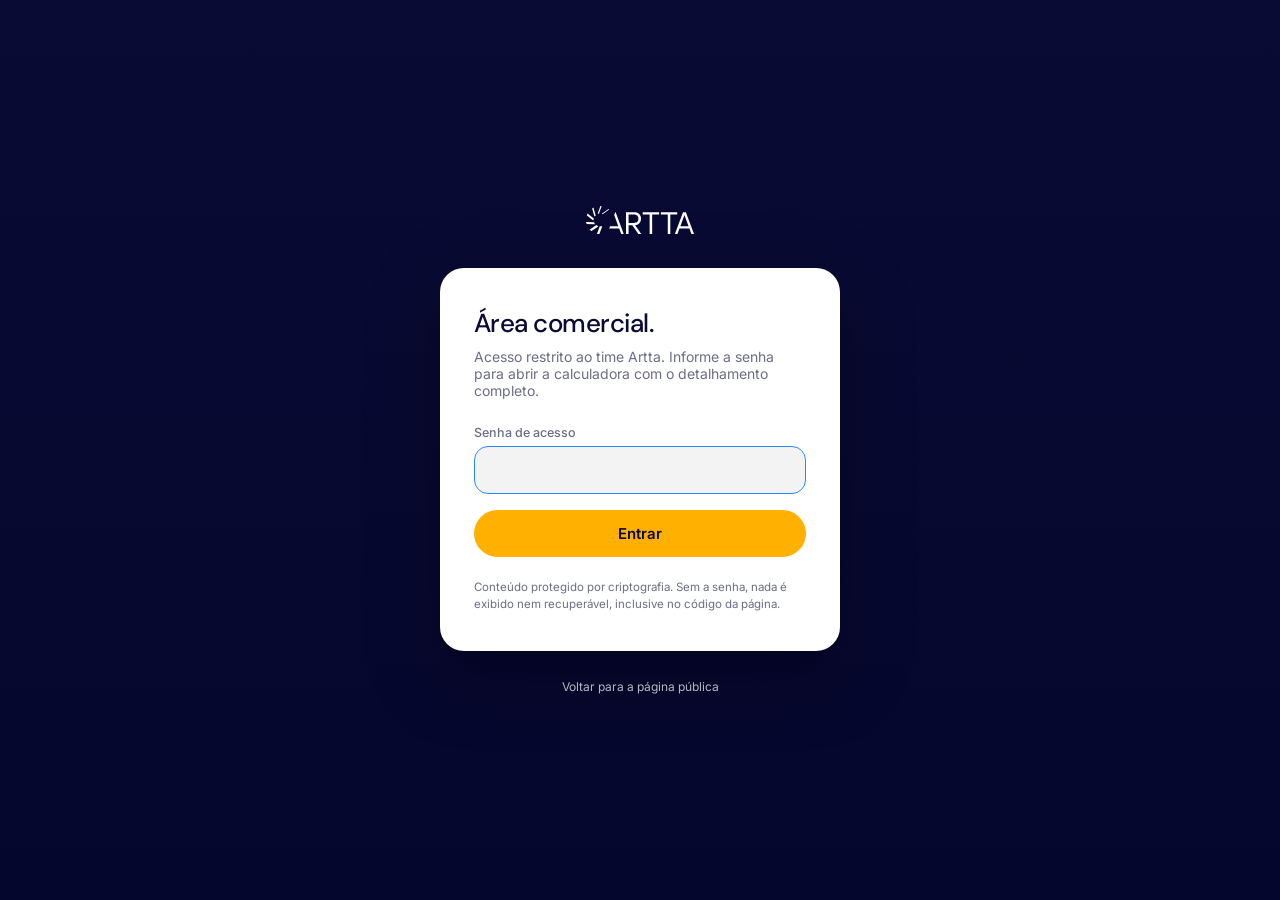
<file: comercial/index.html>
<!DOCTYPE html>
<html lang="pt-BR">
<head>
<meta charset="utf-8">
<meta name="viewport" content="width=device-width, initial-scale=1">
<meta name="robots" content="noindex,nofollow">
<title>Artta | Área comercial</title>
<link rel="preconnect" href="https://fonts.googleapis.com">
<link rel="preconnect" href="https://fonts.gstatic.com" crossorigin>
<link rel="stylesheet" href="https://fonts.googleapis.com/css2?family=DM+Sans:opsz,wght@9..40,400;9..40,500&family=Inter:wght@400;500;600&display=swap">
<style>
  :root{
    --navy:#0A0B35; --navy-2:#05062D; --azul:#268AFB; --azul-2:#004492;
    --ambar:#FFB000; --cinza:#F3F3F3; --surface:#FFFFFF;
    --border:rgba(10,11,53,.12); --muted:rgba(10,11,53,.60);
  }
  *{box-sizing:border-box;margin:0;padding:0}
  body{
    font-family:'Inter',sans-serif;min-height:100vh;
    background:linear-gradient(180deg,var(--navy) 0%,var(--navy-2) 100%);
    display:flex;flex-direction:column;align-items:center;justify-content:center;
    padding:24px;color:var(--navy);
  }
  .logo{height:28px;margin-bottom:34px}
  .cartao{
    background:var(--surface);border-radius:24px;box-shadow:0 24px 70px rgba(0,0,0,.35);
    padding:38px 34px;width:100%;max-width:400px;text-align:left;
  }
  h1{font-family:'DM Sans',sans-serif;font-weight:500;letter-spacing:-.02em;font-size:26px;margin-bottom:8px}
  .sub{font-size:14px;color:var(--muted);margin-bottom:26px}
  label{display:block;font-size:12.5px;font-weight:500;color:var(--muted);margin-bottom:6px}
  input[type=password]{
    width:100%;font-family:'Inter',sans-serif;font-size:16px;color:var(--navy);
    background:var(--cinza);border:1px solid var(--border);border-radius:14px;
    padding:13px 14px;outline:none;transition:border .2s;
  }
  input:focus{border-color:var(--azul)}
  button{
    width:100%;margin-top:16px;font-family:'Inter',sans-serif;font-size:15px;font-weight:600;
    background:var(--ambar);color:var(--navy);border:none;border-radius:999px;
    padding:14px;cursor:pointer;transition:opacity .2s;
  }
  button:disabled{opacity:.55;cursor:wait}
  .erro{display:none;font-size:13px;color:#B3261E;margin-top:12px}
  .erro.mostrar{display:block}
  .aviso{font-size:11.5px;color:var(--muted);margin-top:22px;line-height:1.5}
  .rodape{margin-top:28px;font-size:12px;color:rgba(243,243,243,.5)}
  .rodape a{color:rgba(243,243,243,.75);text-decoration:none}
  .rodape a:hover{color:#fff}
</style>
</head>
<body>
  <img class="logo" src="../assets/artta-logo-white.svg" alt="Artta">
  <div class="cartao">
    <h1>Área comercial.</h1>
    <p class="sub">Acesso restrito ao time Artta. Informe a senha para abrir a calculadora com o detalhamento completo.</p>
    <form id="frm">
      <label for="pw">Senha de acesso</label>
      <input type="password" id="pw" autocomplete="current-password" autofocus>
      <button type="submit" id="btn">Entrar</button>
    </form>
    <p class="erro" id="erro">Senha incorreta. Confira com o time de marketing e tente de novo.</p>
    <p class="aviso">Conteúdo protegido por criptografia. Sem a senha, nada é exibido nem recuperável, inclusive no código da página.</p>
  </div>
  <p class="rodape"><a href="../">Voltar para a página pública</a></p>

<script>
(function(){
  'use strict';
  var PAYLOAD = 'pUDZx5Yog4rcUfKHdlv6inTVeeOCh1HS0aA3C7ZRwmE5QyEBEBuRGAhR7GRo/SYorZiRrbdfuS2jva85KjzpAUZLSxLNXdQogB/5F/+ETHVMfV6IIXcRlTJZunp+Hyl8xxYlX3tGOh/jfZPCsMxjEbV6HzVyx3IyTqfUwnlhf5DbbIe0/2wIrnaOTonP6VWBA31o9L1hI0Cbob3gyAsVHpz9cxTkRCrQ+Brz19TrysFYVEQ80fyWBnTXVaGZ2xVmYc8bpZLee83MJyR8hTXt53QJeUH3iejR5Oj86GiCeaZFqIQPsDBkCWAVH5JUYxJudUEIMKs/1aATz8RLZTHMg43MjHiZwM16bX1nFYOJ5VD542YB3iQtZOrlo9EiKVni8xpAZQu+9+YZlRhtSsgCM5JL2XzbQYXDqRuRB+zl6yS9+tTqiYQeTvAnnlVZADJTc+4xu/t1XYahPC5UaJoddy+S8S2WZCe3jL/wYfcnYK9MbB2oyfPAWdwSvFnyCFsNvKsKLe1ZUNdhi2cfeeReFV41muCUbuSiffrveHZNsXEcscfwo6B5OimmX11HbecRXUFmoGCFWp8VGxmYefTx/bTdBzMziNvMKLpAtjVQ2TMjlZWm9GmJJY7nvkgpAwjRpHSZb3JGPNiS2bwedALqxwWqNDUrkz04XrhHcSfW/CrL5ggga/zJvX6IjSbl3CIs1BRWbGSSSbqMCKJ+Ce2kfQYjyMr5MDn5YZAqKIhgHGK6fu3aLrGXssz3wkGeF0QMx73EUgnG/YUcr+bFS+/tPxI4jBi6Q23s6s8IEIwttjzVFWclr/kZa9KGipL3oWeHqhA8ANZ/[base64]/[base64]/Tz/H5gAF1+5SAjhheSHNvEhCs7SK+t32vfhwyVxdh7RhEaAWS6fO49T4Ybe2ribeyaZrUCN6xaafFVKIfZ47CWSlozD17NKP+PhxRRC/q6XwYYxZy6mUjQsMpf96imHcp/SrAoCw10QiWA0K00e+F10JMuu4vShzTvfW9xvCvVfDrRs1DMKdaNrlxwZKwMc/67Std8eOPeFaeAtcNKclG3+wSDR1OwnD342cVY9ZpSOugtM54cXLk2KL1Z8Znm0DwiM+LkD3b2bdLkKzP7XgxofCgcEv+K8xW6uYOCe00rtfcBlLLS3G5/A416lrfrQQ0yup5axzBBR61AM4emKY9QQBMAjcIoHat06pyw0aJA45Jc5H42jrdrDA5gPZy0u533yHsHREa3NDutIdJFBz/LlK7PbGnEDm+vXqLFZOZLw4imdC9CbNUi2f5s5Zu/VK5+0aLSDSWfZ+D8jFJdvorTA7cuxvD4ewh6VfdrQUc+kxJq7/leCWzNPnuV/Zkr8PzF5XLD/1l7B2X7MMovNXp2QagL/jSpIR8re+Drx2WkgbVpRzstaR6itKuhZjmXWfRfUCE/wMAk5r+v/UpClHu8wHYNi3GFMxZykXIMOuWGYE6B/XcQ+vc3RJXJcka/vzizfedNmZ6RYRLDYXDl5Bz+DBZhqph/l4N0gLVmXbyxKpBQs0VlD1tt6c8A88bhAdKMi+/tNhm3KeZeG9Qou0NlaaNglYm2vxz7mUZDe0y3lZKtEMxIOmuDMFHNLVFr1i5lFN4nuTWcH16AdsiqWfvTlcYlFAe1A/sJ2KwP/F48jtt7VdbMFjRVQFHoG+EUffeVpCk9voPpLY9Wy8VkWDaPdt7z6a9hfLHC4XD9OgSjNrr83VXaCApCk9f98uqkHoLDKSDwC9tavnLxui+tIgCjezpBXSe9gkW1fvH+BS/b8scA5QMP0nnN0eE45XMDn3rSIch+DD/njfR5jA1VDtwxnHbxIb1IgfmK/DSXSkcU8X5jSJ+VayBZOJWuLcT3KT9db3k27fqnnM8Jy/MkwFNcHjk9nl+36y5fyrTdhOn7xGrTwLxvCNvn0U5swQkOUZt37VEdbYNU6oQsn5rM8TNvvZtQtCgesKZjvM2xAge7DuXiolJFJBquXcjUS08zCMXzjqSguWC/bvKGs/ZAaVq4EPkwPLVyFCmDKU0wuf9O3u9Zya0nI/am9vMqpZCyoNjMiEM/OYM8HCAWTyGTqOXTZeCiQ5GFkKnqlL8b6ohE/XOkqyX1s2IA/4OuXxfBqqylpHWSsdTjeBacVbGdU+TmqaoGRQAshl9ts7FDJGQK9FT7RUFDrZJ9F8Wm6npEuSmGba6hqZdWnfqmjRIQ+BXftTQ68tRqPoKboP7goHOX0LNGK2u8vObK0/Qsuj7T/[base64]/I2yT4fXAw8IHHf7GpZbyju01gE94sgcfPvh21HqldVm78JhNhaji7nGbmt+UpHc7HNch7T7D7qCGJWy83bIYKoXux1ODmUPpV615UfBWG0Adns+tvIYuIsZNoR9XDJ6y8PzStyqpJKn9XyjenOrSlPJpmDeo+0cxkEskju+aaF4bdO/87Irm/Aavn+T4ZXn4JG3BO4Z7bRmikr++fa2J2IrUH4u1OtrZjwL/3tp85TXpI2IqK2diYMUS6xlPVsSMTmMyxuXY5CldcJ4L1uZlRbWful/yTbGn/oJQOmqBEsGCozZ08Hw7kjqrSn37DT0uNdvjTY2ad55Rqc3nTVS1CWc4kVPLvxQ62NiCEBzrxcXri4wZMWZZeI/[base64]/TOM0hWc9j4rztHP2ukNXzNTXl5IR+fOSXIgxgI9yh3ZvESm8D5RGRbYoCuax5D00lStjZSz/OS5O5JR77xaSySui9FrTn5YCKX4xxGbrPSMOmg/v6T2i80oLR2Rfbwkmz8BM4PBLn1Audo6m6/Fb35/Y+UmifbMVtb8q1+/SGksO+7dzmhveHccrXbCAt104XQtaEFAGVMJ8iGCKRMbI+AcHNWq5QEa3L00COK4Em5RZB6K+UOyeU38KlLZzUajQC2to27NMcjOuB+46uDtnU2PVdufHUuu58gkH2OS7K6Ryx47V1+YhRVhWHLMNJSm6JQJgCpf7KOtY/6oGQaEasb1M4a3PScpgulUYlzqZvaT8WsLdW66r+chau9SVmO7BKWgjL6NRujEkWFinA7ClcdsON2kIT5G/w3fFSHeMum8VB2wAFMtvDPqu8L/oZDJZOk9XoyAPkpH9D5Szg0MZs8GJqJzouOzGs1zc46pUqAuf8fpG4CPY5Dc+X6ZuZXn7HLZx23fMUXofDXrH1ryphSBgmeHZHgrPtvtnlCMTi/YqwSpeEXAAFl4nvVcGnBeyWeFdti4dcpsHxFE/qY3dXlFOukDSt1DFyYfLYa0KkltMSNIvJYYABCpmzaTg8yUSNlvZJGdK/O+7EA//2R7Iiq6qOH5pY+Pd8zzhL1Kc8+DrCpRQvN9HOMpkUC7c39ILmfkp/o/TibcYF0Qbg/[base64]/em85ZcUd5hjRSq9BHzkmMXJAIQoD+/k7b9s+O+bAHypaUeaffq848YTSVWe5MZ0i17bdDov3HQY85CM8rX12lmGgQACsJbxWHf3yZjhxuxPsyhL/[base64]/CmaN9Lb8fkhYm9bBIwEj+0yLxPq3zTbE8DW7ZE1LWdNHehv2LBlge5vx8cfJcHqyBmUxeO+mMllx5EbTFZ8qGHkcduEwooIxICmL8rLV2qNPGGIkGkMnR4AEIQRsWw+w2OQhGqLj/sJdS+JDluav3vzXLhJqYZgvJOROjeQ8jBrUMBcM1Ld50tBxla6dAZ6Aw8paMhc8l9rqUPYHRV0OvErCnlaLc8mN+q/Jxjw+F8Yo5Ttip8aKJVeYn1X+n/RI5pIqmABxiz4BYlhWsD9o5CAfxMnbyTO1YC2LGAiEI+AeLCKWObstiSxXxQVGdJLrKjXbd2ejK9fLdZmBeG4asTdJ4YjoogLqhF0QontTV9uaUdJn5uE3wgCHrno9Qe8kjQM/UMkRFnEBAZFgdNMJWD6QlsjoNtbmImqGf9RY2bSYiLh7oWwp2+zPUXFY/ZTYEN4A1V/UgvQl6Xjh0enooKN3SpqoWxqUipdX6AYqBDFc1Z69xNiUTmz5UB2iKD8BYU+BjirUdxWgvitXBoLW8UkqFWbpQRGXMgYRFdXyf7Tcs1sKqbcxV468jj3g2X9vWzZ/1IvNmC2x74DiZ87WZ2x9/3gJ4fjeHb1PwQt/HXwBKwlA59ZrEDQgDuYN9v47EDqfEdHcDaLx5hJyeQMVGR1A/QEIQJXDNaUJ3Qk4U2qoPsnmnIdblcvAGyNRAG5NfCO1uY5273xI2/eZW0YHsZnhZw5IDX6HjIvn9XM2Rs6AsRYJGmCSymTnHMe6kkvwDMUxjfIRU0uEQLQhP/wzV81NBD3d0jB4GHaiWhmuimklplRI6eZgg+Pv/i2W6Q/[base64]/AXTdz0RXZVRvXLUe2uqcyrf6Grhc7zOE+r6svFF3Wzv23213uDuMll2IDCvTmZf8WU8Q2/0iOqbc2Ihcirt/wC2Li27Qsn1XlXc3eI8rXxMZos7yNE89nLHnyVZerlM+p7lgG+DWoUK7MYu1AhZcq81iaqRg6Jr2lgD2jXXX4rreTy4Dk+Kn6ElDlXK6ImTdZlypz4ahCWInvmU2KPckZ2oEFR/XvJyD/b6fK7+12S4Ea0ktZ9yvgNxUqqLPF594mIqggehMfIl47FAywafkGgkSzhmhS28dNkkL0GSNn4HYhAwSpLt1f8IFgioXXzcHvb6rK7UdFvYhd7Qoqs7lCdpR8bl77oIz7AivZeYGRLvMILztUEgIkYpAYIB3oMuS5a/u1YeFyL5CvxfzTM7eecTQvxNI4Yp87NlSvtbmqB+KYMeVOswOOn8tfqYlE0uDpJ/6dvGUeS5wTfz4G/LFUhoZTPbD4mc5HO8TMwXlmuoCsS2DV06FxPc35iAV2073YG/JQAE5G1oeNoWKKPCp+HuiucOZpwJXkkr9/K9NRayu25+KLSiW5gl8KEGEvkNdpbjwJfocbj3Wqr2ip/EDFXQy/mIDGl+K2emkWQqlSIu1BKGzyDXalrLrSEdYny9Fh9qxBqTxjt+LLodjLS/[base64]/LWEDuNa/cK6yaCqDmJZ/vAGbXgcqb6olCSNV8okdxY2K1stUQy/BbRI0AEovGWBAY5GR2bxiI6MiqAlSb9kpikETwsLkSkxQ+tglvd2kFl9yzlCDAauDH6m9ivkOVOf1g8j6wImK8DyhNmw7n7ZxM0PFprWHl6qfOemfHOji5RMP/[base64]/ceWuyfFmpbQ25PHnDFIOOfZksibJ+iEPzji4SVOx95KLISWODaehUoLb1pGBLGEwNl8RQ3NZW1G/QCJn969kHbebvea6iwHeZrUIWZcgwgYPQSC+F168KjiUpDhorXBb4+UJ3CCEExZyiu9SKW8cWt2JizVOeFwEqpWA+lfA69xInrfheTNWbQMGS8Kd+cgrtp/fAcKT/dza/LzI86i9ISnbse+KNb46ENYhCuX/GtV59mAq83BIo22+UCzTE52UUcm29LBiaBxp7RcE9jx8ZONwllhOm/U9fiYp3Tt3pwHaTHXQOutw+PA260OaK6EwS37F0j9ZOom37JjnjptQ1BH22aSuwDxsxq1snupTP5bllZaNrHKSM/Cr8QaKgPoO3jeahlySbQ/Bc7ipqNk5CltSuIQUe9vMqJD91yXH3ztzOKRsQFQo8lvE12xoQVgKBhe2q2yS0TBhXEy7KFQpN5w5ACFTn0/GEEkjRyZDpoauaQQsG6oIyKgAg/R2d353qpxFAMv1qOU3Yiue/wjCudgttB28gOdH93azfqcbHnF+O4TKCjx+U24nx7du7ySDqryRGTT0GZniXSqWMQ6eqgPtn9IzJbC3jPi0LkSHvGIJakAwI45Y5mGLGLNHauszWUc5pxgiPWKafpJcWz+szGrrNp1gR9lSZr9Zq2O+ZlDUk17wbwYD1ud3yrKKNsR6962cJpQk/te6riwQy8ebLDspJkI1/r5dA5jglhgsMFemidglJJGSIAknQzJU8uuM6f66hwRBgoDImRlVMBJIA3WvKBMy9fH/tVZl1rzXxBYzjJn9KqZCcVcLN8Nukugv+XK/tEptU46d8Q4hA1ANUWea/aNNJhWggcBl4BnIwRUMglPvvUkPkoVY9drLvOT3B29Sp9QaU1sMXAP4EDydwbYbi80qUVxg6IBlZkdaH9LK+jn/Lt+CEoMJW3sTKqr51STomBhyQDkkSv828XHrDlZX56/oT9PPdBEm4jt8qCRe2lTgIg4HRdN8PVDcSZbkyT8o2U5uphId9oYIyEws19OFAyt3LRX60fadWaVNYwFOCyl/xBqiBk6B61KgQSwi54HWYi/X9uAGWi6eYkaRiHWhIA5AbXL52m2hWXta7OOy0gmlTgTWwO/lpKko7eX2YEzjTfXGy8yEBnGu1GEtx87ljQY39xeD7BE/u2dOISnmpn/a742sm3GZCkPhwGJwb7DMdusH6rtk2UgfNN4FXmwF9Zfy8c315H0vlZNOQZ2lXj45tkbXsIE++5VDJOZTAwBKKQU8tRnEsvKN1ACF79WMgxo9OoxYrWucFr+PODz8FxPL/glslVbEe0ReqbA+L6+dXgljoamze2ZASuPUllt3EBW5zyZizlTyzZe+Nza/CgyB1HzvP1M78Gd7GprhBGKXRZjn3+7z8YHuHHsx0ED5ZtVPYQz3hIWhaHWaUj2+wd/ITJ00CSQdvveF8zgBTYNJTj3NC+GQ7TN4IdHlEpoYUW3choyEF461dcAWrbMoDSQod9P41rsXPTdGwb1GxDab6i75G+AFyJbQ/nSBVS8d3GeD0p3DRIlED+cZ+ETuXbYsSthQTbWf0aZ+8loC0aTh5tKUk97IeOjWxJHgoDtJO9XPFQ+IVFUBqC9rJ5kZw4IWCJLvRuVMZaG53VZhAhGuSsgGyB2T37AT+aY5kscKaar4OPqkpZkCJxNlRM8QjR2uImtmr4sdDpXOGJvr8cfFHJGDY+O8GCV7v/MpeUUmLmS8mdmUOZYpKOAfallcDucSplo3U9FCBETrRi3by2z9aFaXJObBCPTj/NyCfJsA9QnFnQLlA+rySddCUYWri2FJK1AfROmR9uUTE7BcSwTKPFMoErai6+G6LUgnECpjkKNkEc80yccFp9I7JvUxDFEU9o02cB8xub8s6WTGe/eUtLQOy6x5dOttXtQvwHSCHlXc90FuQWxXTiordz1Auyhb1PJeZ1kbreb0BhW807Ku3n/f9iwXABXaG2mDMzbpgTTKYYKDd4xv1hDqC6VKodd3P6n9cMG0F8lhZC07tHzBgBv8DhPH+1N6yB4LtGmyleLlpcULbY+leCsugYGeXskTIS62C2qqTruJ+nRKcHfeiQ9Slj4CGH7RwbbBOCakTASJY9Ml0B85Ur/fAfkVd7jWtwwate7miyqGPr9W0X2dkEDGsCvTTJdRuzZdOR3PSt5NHNJ/AoNF7Oi/zWi8zitLC8h8f6fZd/V/e2nmREPoXEVyQMgKeebc7NJdVnzZdVHHZfdw/AbXrQZ0BmAOCEqARqwu4kyt4kZ1EH8yXfkC5CROEaQPUTvnUkNnqHyqlakV8CPjPeiP4Xeuuk6vRuB+Zk9Wu/OlTChyAMnATAfnhja2hLesWWjjIKjTFckAk+8c5k/Z95ujjWl5xhnjXiTGL6KkPpuG861YMa8PeIvEwij6HxF39cBXAxoe/3+WO1XKtjEw9LSaoJRR8lTh3pEeyQ2jvG6EG1/PCZuEdYzIPmWQxAnuiPhu0OC/9iRAO5pMxwai/CuWcsB2qpsoRovBo9910M/idaZ+y2wAM5DFlunMkcgODBmIDeRURQT/[base64]/ll2YbFthKeJU2UtnNUbpV12VdI4KimX2k2OJvfvHwGVGmuO9Zh4+r2tlyNKRBy5aBeInt0g9gU0AF4oj669I/1I061AeHflbkJ/Eh7fJwjhP5LaDiOgVyS+1BAe4SuARS5zypO+JECWdqJEgzYhTkscSUD2k9aR6wFYatDsPm48XStmhtVa3h1NudibqQ6qGDM0YjFroCmab8WmL4/jynMIfcf/W2Nz/l+66StM2NgMW3TSgXjgeoC0Xo3eYwkaAqes80ptX0c/uTvxyx7OmAgqkq28uFGcX0ACDkGPBv3FtAgXEQBc5xH7RGFqFurUWbzMLGfM2H4TL0LhWKNlA2SgyLvRN/Obkt/eEJx5ns/VpCaycDmYCu4e2t5GYdA45e8aky/kxqpo3GeUkGboGoXR/GX5+Sem25nB5lt4PJxHpTE+D5j8n3GhpRxxeLNSQYDaHhFB2O5EICy2mIRNUXRgxguT5tkXTHpBU7v8vO4sZeSpr3sjFZexT6STl12CqBg918nwmQzL1Lr56ArCG/rHM7WRbMasP/M55RTGEOHCaeZv09DuDk0IEPTPr/tMgQhysEzAXDzb/mbKuygDoNyWrXPuV/766k//k9dKIMNgVPCc/9QFVwYZoLm222fdBZmETssdRYQQEB7KxzntEjwb2ds0aMRuL8HQwlROAYR6BHFHT77a7egv9v9RCzaz8JEAWhHemJevZeuaqL46iun5PahlGBOlUcHJHve5x55jFcKStuQisAH9vhW8FqaUdK8K8nu9+lpxeLt0lXD/4rklb1iV8x3vZsEZDQzxOlY2gjiu4cRbpq6q+2N073l2uSAWHj/hBhc3lzNvqcINBkNTF5faFqwu4ADeN4TMd+9Qhj3TEF6fi2SCPVcJVpnok2HRCSfxR22zRMB7JntmyvrlYvQh+5jGUTwLc5dwVb97FpeyXGCYe2kyDrUKiLeoumFPIpB6wj2D5R2mlnw/gwKlZtOR1WNwke+ltLlgI+n4xOhXSEDmp/[base64]/kbuDjnaAM+/Z+XhII9wA4R+2OACpK0K1V3vu4/GJ21+++vqWlXhLF40zlehvlXHTvP/pJWtj4zk9Qv+SzGYgCfsYbfauVVYXAzPwdDqk7S6G+Ht4OdiEaY/cAopfDmL90NirWiUVNJ18dPJB4mBe7v2hWB2ySScLdii5FLC8uI5tdnqP8GR6pSfk5bgsM0epHC/XaPiDTfIqzeYXSSlaUpBtaGJ9aYuhcag6nb5DL9zZcdOLXV/w1JNPqtrFSSEItY7mDuZ2VIOpwv6m1S3oFCEPVODJ9I7oWVfuZSZD3JyYhG1mouuXEsDNP6B8DX9Jai45Tq7rWFYLW1SJPuOkc6WMGQxiZNQ2SB5Ov6sLMY6Jgw2N11fs4DV19Vna/75MJnqO42aiOGkd0qFMCGnDCv2quS+JfhGQkYSM9xLpk//lSNiPquwTAuN8Uuf/IhlFRvOVcs53yI3L/j4iaLYSPRwfAHTkD2Sv+m2jpXMIXjjX1mabFx8p3WP+w9kQ5OSzVHgYniyaw/FUEZrOykKjb4nv7u3ETM0H1UTtl9+Ui3oW/jaQbZPIBp0O4CokUYwGBCG4AjwwK3BGHevhG4rOC3QOK/XH5KcVsYJeK/9PAGcduSVZbX4HZRtgGrsQaEwGUSjriUepCW8cUcCIv3YRCtF1i/[base64]/afRv61h/X1lvIonQWYHL6bqViY1xYEr5bhVDOc/FrOa1WvlrRMOwE0hwp+swtXnniUneCFVkflVl0zGH4ML5i+5/UPiVpwlo0PZsLlqQ9Hk2hkNwZAZd8gVR9Nn6eo7Dw/Zo0EZSeoZ/S8Q/CRjgrTSvueli6fCgbUJEYvOffH/T/X3KiWrNlPLQFmrENJNo+fTAqwazf5tF7BLri+SepYQZ9NlZ2fD/BmoxQtn6JKthQN8uZkZ5muyST7k1iCQs1mIqKxwKl1/49seZlkNEMkTL5o0r0Uaphxey+YB8x7uVKT3fxeC6kXIZ/buG9q5oEjdHvrrXAqun4TWFTrpsVLstGm4l2qZNroD1tlPlW+QhspYaDpEvss4vnB/eGA7QlNFcov/Kd7DzDpFVlKw8J7q0Z2g5j8hn/FOp1HeAmwIBZUrF9whXsM2lQJnQUqkZ3LQuLuCKbbsWv2M22DEJPCFS4cUFbuuNrgVxZdlmkpN5ycM9mPMX4qU8Ieti6TnKlFSnyhrEctjHZ53alj4Ktl0nzTLXcsF29+U/efy4aLDNFgXKkvm624AEqyokHVc+9Cf4/Z95yuMZ4FUWC4qUxZsCpPb4ORRkXsk/1WmCWb8G3fZeDUWmzUoY7K7TaDZRQC3mqJoPFu80S2ILUMYdEoqao0lwWkPjIm+InP5oz2/Z5fcwbILXKU977B80YygovspKJAIO84aJuZ1kqiHfi1XWH5MFDOexgN+tqQs1FvEoQ2kLfihBmfSePHTLE32EDkptomr9Wcas5WO0h1grlgEj3Zb28O15cm2s8Am11lY0vJDS4JqYUY/[base64]/bAFTBPY35hA3J/o7q715GLq9PEiBOtbf34VcGqrpJA2dVlZSn8f5IdpeRR+qC47u3YCkkyPxscQrsYMxKNkFBtj/g8MRJ6WhIkWMGDo76baHAQenR5x2UnEePdJiWOMjpy4q/QeFaYSk6g8ufdxduWlDm4oxrqJ+CaUN1AYlan1qw3y5jEo/mxxCcn88DqEA52uRCXyeGr5n8fNcsgOoRIBr4L6tVtWe5oDG8dAvx9o0qrYaZZbi788bQPgIM49lM+oz+q2WUmhZ2sY94nxFH9xx9Vv3OiD/ESirVuvUSz92dx0ditgQzlPRZG9vZf8S0mwA+XrAAh+D1AN4zK2yy2GgJSXmXWUKBMbLfkNmPBmeL71xRfgQa1GfAAgdW7tMLkIHAN0NhngONPwJnOJvLo7fQh/pc6z+URR6DT8gfxfrN+oh7w+/KpWrAmzw4KttJtUToRnkwGhzsmH17RDrSmohxhdYw5OPWtWP3UBN2yGU9LfgFYtIb76Jb5JjOnMiFQWOtbylUswrkY/AFHK5lbdk4F2gOZFZyFegfanQm6kYMblOVHAAD3aYwihlegucOa1Hi7k3qVfBG9kQUgXQJavxH2pJc303DvbdVQAkN58nzibfE3bxpc/XW/UAZo2UDMrxOPJLGhvkqtTtm4VV43yWVtVpMRr/lWe+pbnF9K7Wdls+YnKILe+R7hLJVEz2CsYL8i+T0pvJl2Hgg4naq1Zil2vnG8PbYxNkArgdKzyWcL8BzReUSGKio0oR5qwlmMv7CxChVFmomGCJ7hjvBsWqtB5Ph+1EWl/c3i3H5s5xbLxvFBLoBHX8pknALvj3ICN8uuVmIwaI+IiHhjch/weraBlblLm+eQ0Ps22gUQvNd42WFlDR6aXwTOZGbI4+hwjv/3dDuQYo4RxN+ACx4RkzO9a7ZMvBhK3VA7nXZazg8+beFOCVf1WreTrr45ySWMcBUZrvR5RQ7kTYN+Cc/uUr9V5STkoj+yzb+47JiwsLn2zK03Uja865y3UzwgeJi5IiXhEQwEEKZsPlbCSMEkTOV+jXEAjugL0VoHCanq/3WB09vXc1xHFbP/rQlZgs0CEx3zgFYbzF58GADdlCR6CUyoec7KubTnaTSlO2fv/tmSM7+Qai134bGHRwDjxuZWnzhPDJTdlXvnv9YmVXfaTuau6W1qJBS88YTHXkmHp4v6WTepd2Ntm4t1pd3WlwdNqyazTalKAjMfiuSogD4tlaID3+6Kr8+z95nU6zxPSnvL6nVrjS3yqQCTnXCLvKZ/A/H/pB/[base64]/dCRsboxrDsbXpHAOhi05uUPSQMCZYoVyJJ7tbMnSBGx30ZjR3m++pWE2lSl2+fm3NHjO9AdOzjBtpfXO5yTJuzpat5IO8ahGFlQY5fCdh58YFZHluzczSe8HTuCG1PZ6Ejc0HK5usjKk6YYaDvIslZY+AD79YzDdmI3Tn5SiMr5ggcIwfs/iXo1R8ytYBYoEwNGFaqmjCSt6lkK8YKVHxcWqlu+n3EzgeIRcKvgfETrjnjmVy0j5RXvD0J2UXLTDHuv09GP2kxt1aDjsL92SZ2uG7VnpoEcRedfBZc47ku0D2i/PHncw8VrhB4dnICxRBkAW07q3d1znQJd427DvKeDBExdcAAZYYuz++aQk/hVRM5CSGFhtkmsAXnSBGLDT8baFCqDJ5Tm/GQypJ/wDPS7K/hU5tDWEsUyK+SByJHqvsNHvN3u2gGEemgjSqNxlviZHkmSBm/M8XdwV93x0udX+OIR2zrCia4Vb7g4wcacwsaWaq8NU+1SYvCDMdvSq9vq9B6ZDPKDLf33aaYNQ6OPFcRheknx8/p+mW9ecfYLOcqxpp/VGW+9JYWxqIkqXJRbUjgoEDFAFdwAozAdWS47qRcMpAofKVGGFE9KSJ60snR/Lp+mt2UR2UCEVMfuPAS0Ebf3LjcP3ljtounVZtyxyZG21wLolF9U8/YdDcn64zNtUcQJZ0mOCMrWj4GcQJWc9oLgQ6LUwnIu04oep/W9yt7PUk67/i+dta48saoLC7qdKLy2mtKeYRg7bejrakF1o0J1vSQiCcjP/2r+tjkpZO7mI1ORtWLuvYKmm0aXK/Hz7cPO5/RFgWPKKuSBPezsPC6QtELQwYjm4W/+Bz8Nku2fQIehEyF0FhHo2a6M5fNLDWZKRvIfWmEEXHvWjM+OoU9uYANVdMc6rTpC++XMB8jiu2X/Eop5ZPAB0bocIBpvVaX6Ap1qSns0mknRiIkRgcfXLmC8clUhhX5GgfTALQua6v9zLTkjnY8o2YyWxc68mOZb6yzCV1c5eOfYxzoqTU0OTUN0JSDZZ5TWQ1Kc59osLjAgO4lCFu8rMrqVEdx1IGrg8u4VONum0iFSenDt5AENwAlcqTvwK4DH/ZVa5rcwlDmiOtosPiObJQX5Q4B5Xn1tOL3XMyOHG1VewslwQo3H+kGCDc9b6tZcOxLhtOl6LyafEPvqTkk2oqPRpkZD8x7PAd+D/YY/pJRs9Au3aRmSrWSTi4OCFJqLN6TLbO38OPV9Lif8Skq2WEgqRzHyja0oAw86yV9nc9SzZeAcD/[base64]/iIW/bGZTEKLrYgc1MW/AiZUkPWkD6/j1SXYfE+nHjCjdEk4IB2HCFnQJvfuvxV94FQqFyPEtsMW8U0QuS55WNzZkK/Nci18UOHop0GexpdT8U7RSXXqdo8LvwNdKBzA7TVbJfx8D4EL0wRqCuC5BjrVPkpwA//DjhGFZigIPKJN8C94bSZ3WW1lewkYt8sepGV1oZW0j+xp5XhvgPpxzzGCWRsEK122eWKcrLv7TJrtYXqaKqab8LSwmf8sDpYq4glJmDnUVnNKToQkHzStGKIpFl7ntrXNAv+JUVkoWABT6mUjkFa/dRCuDgVudg1dokRcQmpwm0H0kn24gweitm3yvwKcgR0sXP/[base64]/I5tWSvKwlpCKltqhZ0910v/JgtVKz+m/9SVKxaJzS9tv5xmqCpkH3hqlq0QKUhF0vAVAtTF9He1YovU5E3ocYswTqxdloRucQ5fANUYgZBF5ZFGABUjX6io8pWOhoNUY5D82946uJ0Qo2tZVQiNICCc3QQXh7Nl8xVsw9Vks1TZPjXHxWb13h4VU71bN+3OegiVvVRlp2x8xOZFvS2f/hemDa/FFQeBZqrJkZyxWgLLtrnQv8nNiKDlhFibUd/[base64]/w/B5NzDJEiq46JkeH9+Y3mwWl1/dBA7pTtuqySu5sIyqTePk4kymKxXEn9uyhbMDv/6ib6b2jLi50AOkXZ5rxeU1StFEUsuHRWPG+sDIynZe+NrnSKpQ6eW5IWFGW2gfQ5JNAMLUvgkIyYoMpjhq0WfAlq+ss15NJan7MUQhJFe2Oxneoo09DjrC+PvgjH9vtEtRYLRrMTWwWvn11qpPsf9eYznZiDhAriVXtQvpPJkgmobyxesm8R5RARkKsjgPde/eDI7+Mz+/hdly9DEojTuaCwTRoHKqceJfQYzb/2G8GR9M9nbzKPi5DMXT4KmUX+/GdZ5O4/M8/[base64]/[base64]/sIKcH7mqFAdYuAGd4mjdEUoaKO9qjAyImDdl75wQFmVmqQuCywDQow861s1u2uOPf8q8JPnJ1PQr1yYRHsuhp86N2/PG6EQOkkB8vDd8LLkD41v/cJ3x8ORpOkwkbnLe5so6c1X5FXLPMQ+qf1yXUknJsiw4c7q9zGU/borZd5TAdkapKupUN6+wkL/3bOt4tJ34s/2gSS/VpfXYBlKS2T84uAB7TPWzjgCk84XQmc8Rv5DuaVJqj/mOLcy2Xh6fXNHEwGAaJ0AnuXhbd2wMzyqV0YKxa+V3e6w2BVsri6QqmXjCFCNWkRmbQ8hFrLSN87ms/Nj6wBzRg0Dr4bF+rQHkCaRcyuQDf9c3kCArjo5Aq7l8EERHBOhmAKXpT2cZbJb3S248ah5QEMSJv/jSkTKJqMSDLPLCWYaRe2KY5IGwyG54vXvfgFoo/Rqk+n40woXHc0mV//r3+lV+Qs1wxmTOpsBgtoSKG2zMFQnCsy4wuVBB3WfnyypCpJHb2MW4wIlHk74AFqu1qWe4lWdf0T0PJL+SxzoL6BsdL+F9NyKYA/2FU/rD11DPY/t53XxJew+Q4w38m7hW6giwv0Ll/EPIyOOtK68Zc7mip+3QB4JPTeyg7lt7zrghcZoMnBQWom+/OUzYtcx3xDMqA5pv7SWxdVlpYI8yhWmjg9XO9ihqA0bxGsE9uFZMPHV0+q7v0ukqrvooXynnKjv89XN2LmtROvUcDOrbRx1NCaFKIcViDhEIavsQ2asnolsDlXd/hUGqtay/d/FVJlTnFyQVv6r5CuLXRUwKj/3E2Op1yBDNDiKQjNv10je+NeuxfjQGj3o0s+OSCWbLjOQNFNvH8sALD5MmnZ6yLK/nrf0fmWVMAUnYNGHqtYtJ4ZBg0r9LTEb9nD5EJFU7w4s92tEPpBi+tGWmAQHESuabi3CI34EbOz57gWpOWFohEnhS2QMJS0UQIRo+U6U6mUR7H0+zWVsJ9idx7qGvx0VRvqapusnBme/3zTbnl6BRv8Lsc8IDPW0+yH9vugEkG5AgQJaAsqE/XMd66hvQqjCoZ0Jr+kO5JgyX9mcoK0XagNOroO3XTOTLjS8CyIwsTebnQp4TVyJk9A/IqY0HidE6H5cxcAbXGM2DJgXtCCtx13i9Syx/42Ewz8Tt8xe7toErLaQSwAO4Fb23oS8Ng7/iiwyZC9+za0D7+WrF7ZGinCYMUXOVGrPwvucoWwkFVqFBpZw9eQQ26SqYYVfyHSQlGDjcZ3j/[base64]/VaMdVDvKOGA65lUZZXvmlR3GkAObTW+6rWm0NrV4M0ybeDSd9FI69ftuUg/U0IoOUmc82qF1Vr+K8Fw30BVK4WWogfup9BlXAJgEPS/LqXSpNJcryjauY/lkoUf2JDiVRtG/6PnOCEzOXEwkwtinPZsCv3D8Qgq//gf1ZRQP0QoFbUosFzIQRIknfjewGCY6+J96x6ZB94DMEpzZU0GQLkb8o5J0M5SqpFP5xHByKvYeT7vilh5Hi+XD6MDFcEK/vs5g52ljlO5lQcR7jzCd1muxvvy3T6wDZNOaaz6fGj39RjaY2Y8uH1nH7eRQtd5urqqCiRde8w90EhnM7iUfFuyWedUOMKx2sIFpIGO/LFe8YGnb/8vaR9gBt/cwHZNYZ58HFXMh+PGRPrflfkMyHyfQIG6OkgOf644jtzCBrWubVlQUF47RKcH7uHEtnT/cJES7M6syQBO3UobNcdk7lJNULP+IIhC/OK0/BqYMciKTON+XzfojRT1AGuSA1rWZVP5gvfjnVQ8uZ0eAbSLA6p42kdwIi69gpPT63lYtFrjiqzLVa3P6MJsRj/bZdj2gRih6rNBP+85rIA2xMV4NTC9WhLkuiOM3WDQ7EylnTtv2ustqcQ9u0bF1jAezSD9U2Y6YSjhNyFv2Cv9+IhU/8XCKBOY/aG73zjXjEoUfkbD/6/q65WrsdWYAdYJ4EEw0RrPSyAN4d8rAFsk43JL5uJepNWCG5KxMURdhQXswF+7IJjxkRxitLzWsACeB38aHo0B4pAlQzAcL3ayNi7gTYUK8SChLDkdJNznk0/8kOis1SwTMqVFUsEE8OdACkd+IFHwWvDGgAWpU0tGsX8brOy7wI0woJpQJ6sluZP7TXDj1ZmhJcsxnix3DdgsVN/+9r9kjR/qYglAXd3W/SuPs0tWBT1eICHpqLRbycQWoXi/thG/ItSg6DH6GdwDztPiiO/HWZRba/4HglJPvEkuQ8yVE/8WVePDpHYuAnmYX/9YqNA5zu5exd4g6Nyca/RfzkJqIgfQiH9sdOhfSjUNhIFkxzX3CHOXBhzVMG+IKrXAv4xiws0aD3iDCMIk6feCsvk2UddAtJllmX/Aow7X0hDr5YJuiI0zyAmSI+fw2p1+9WMSEc1lYUkRDyaPXs3fTA2WxICmWLb2JkX3TWQ8dXPqMZFbtzA8Le63At+qne4Y8EOMxzyi59tt0uSgroPREZfQi/vhL1QgVjfzqKhxXPK3t+zW8QgGqq9jAc9VoIY67QYMj5or4Ff1AovSOXa2UyZgrOSsTIy3xr8cKXQMzfyBNB/7MhO70c0N8OXNQBHz4fqeRq0FmqxEOTFkYUrSi/CsuLZ1Wkj0pRmlS9zCNhmT24+YwcZysBEenLiaN7/PfZKWTIiUgJT3yfV9q+oTTmcGjiGk5YzCcRnU7v61LZSLDRdUDjubcaqTe905qXj8NX9kiC9j2iSfJV/qTf067w8+PerPc6ruzNSSfPfRAy+QU3Ygy90z1UtBUa4NFdYMbvICyIWaw85ux/tlNAGy1nrGZRUmDbFHDxKKoNK4qceVp1AdIoSDpKaZ8jAQM01OgkvaxU4uttp9gkPifeH7Se7zmfemYxmoJnRhbb2tNDHNPC9NrW62kZWRc4nlLYMoSnAqgl3cCDsHWWkoSxGuboYlK/I9IO0QiPsJuGLcXDf0oCgDiYWW7IiCFzNUZRZBxnU1LFiQeBeNXJf7ZjREs1291kMFMDaNOno/uL9zgYskWKTCyw/7I0Nx39UCuulnPK05YcRLmFw7Fp5WpFejmqv97Pgnp/k8sk35QzH8oYQQ7ib0w1yABpYRMaAzVdzIRfwZY+MI9RyQufV1TPOyWC68sOH5PmXcNdu5rFrAVuVxp1107er3REAqPpfIhxJeXPeP34MMti0cQRuApmnW4Z7blMiY6b2Nsdsgfrlcv051NFWmKnC2ouQxoLzMtSwKdA0/xz79vC/43p/ZJPgBtl2iEF7fSmODHzBv98f8Gf+bVDe4Vr0ZC59Y8ueYln9zkUUYh9mQDlX6FizfQLI+cxIr8cSKvP2aSc8ZQrdmNx3HXSgZNUqXs0LIVibIgVnXfEvIEdGfbuAEsNN9To2wXUzum/bi/a3Jr1818/wBsKCGCdZ9gbZz05VT2wLWOptv1SaEp5xpppP+xJ57k6TVoHC9rBzgQJ/btM72QNR8fGvj935xWeD5eR4gLY3CBhyoatNETAxVcgopD6ZKTNBoBkpBIb2Ec1Xh1Kg3rq0xAqUlaO4b8iPIld+pmNncCZD/hG8Zv1gDWBLZ1Y88GNXkczxgzQmWGc46fCg1UNykJn9adnf3E6+NBQ/uHo5AQ0C1TZpRMHPnyTrOIEpCuC4RKmZ2oppcvHoBi4aFEM0zXRCAzCft0DD+pPo9+9OFmNqn0Gb7DxqRErdK0WIDmjKAD0mWx1woUnaNB9TGTPuqebkYuOPmDoG9fJjZ/SO9cgsxG8VWNtIVamMwFO/JkN4Tt1UPbWzGnkQWeEq0RfHJ9eTK9+ajx8DlU2wqLnZN+71ZnPVXWc5OT0ZUUXi8HK6ZhG1qpr75FJ/LOF3kX+0OYyS+WsyrWb/Gz3Jd3/feBOOd3l+tarp+Wy1lU45x64/rFpapDYKLFMObrox2aqCI55WLKIF9k4Tw1UwwAzEFRCdK/aTu2/hW8Gy++oYWOyI7Fuam1z0kQZ/39i2BuqYWWtiGPV9lXZSOzVUeNexgErd+b3ecV5gqAy0K15tamUCFw5EGM98x6tfLyQKOMTmW+O3YeQKn/aaj9syKKXV5BrFPf4r7z/PeMNIM6miYvAU8nafBR4gyDchm6g/1ryPImHyMOj/Pjahpd7L0CdZbkMEybX8mE7vYXOXSp4iZ8CKh9jzg6NLo+6XZ7i1X50daOjmQNnuZIIBbYJj1EvDzMLHoSu0Xb1QNrEj/wiSckmI4IiRBZmSwA4AwYFGPBM3uYRraFv3z6WSMyj7/IUmyKaWc9ZtMnJVgzyY8X3QfsLEUCOI6DnIVwEh2rbmZuTegieTnuSKYC23kdzgbkTNAyu8ios5N2LNEyVx/aiS+WT3yLt7WadEZFJBCiOIpiRACnedTzO++AJhCx+28D+FI59NmrZifRND7gGYJDGtIya2uts9q5iKuiYkwDX7PW/VEhv1LNkX8iZC8kWsxKD9TpKbPzYanYC1dVA5xnUMgfHQ0TzYOGqbPMwM7WFvYvCGoVtF8Hof7V5m/dz7rY5ZHIi44OcBooYB6dE8xyh/DE+qt2SKGGYEPweGPBwUKiG7APUnlLCcvWshbCpWj1iYLbfa6FelSbH3lX5VjizaHjwrMIv0MvprnFUgDXYw8T/tFzMAL1+hieTNyY3RiHdBIPiNVk2wU4KcR5kEiw+IjA+/wdeYwThDOijFF7Vi2t2ILakwMY5tSxZW+y58wl5XLo7EYLVuS49rq9XiFdo/tNnd+n50wJ0FG6Z7u+RO5/HrSlJvICh0T8o+9nWi455WLvLjYerO44DnbeQVfPxwaTp0VturdQMygv9ahVWHFelEUiocbC+WJS1IrKfFgIYQAaL0DCiwIdj+p0rtpeVb3nJFC/iiwi+i73HBmZZxIKFIgu2mlmk4eVhaQ42SH4JZVGzSMPp5kBGAIP2rpNtYzWRF0aSYGCziGweZdGZo9pTi2+UPwXtFjfldAV3MhEAtd8B1l9yIW+5tTa9RZxupodUDCrDyR26vx5Tu3fqLBS1/dSFziiM5Pm5K4jFykNmfMY346vg8aIgmcbM3SzXUrxA2YA2+C2vwazaLYeSy2hjD6Js0tcC9E2l5jiDMQm2MQIoSmjXw+EIR/CSzyDi+8+ImLWstEMGtf/CGd/JoNLMlQMSfkH58ZY0zFntK7F4f4Syx76w+0WQlhDyOiPq4xd5AEr72FXRYGG8OkVkHgRjPcwpDHHB2yc1AaJ0dBJ0EWfmqYjIfhPzsRm0SAgX2ChkzQ6hXdavsp07fuCwijTqvZrZ3xVzjTo/2TabsAaIP7ZMoi5Sf1CYb8LFJsVg252Aivv7Jff7oPjclED+wjviZ1nwjr/RZwF2b/V1DN+BkqHlnx0ktek2z/pg/7fXxVpE1Hp6FgrP6GcTghUNRuGrHRtwmRhPUErsW56ff6SEFJLE0YM3WX+Z4zbkX9gmVrfVcuRCKUnDsxgDHwBwJ3nc53eLo2QBS0XoTPN6wFUkmxM6o6t4+Y2GX8abLr/wJK/dS6xid1q/k29EJu3JQIBArpuOxJDQG3rrve+lfSDqF4HvL66pBNRRT41lYyaj3BK8hmlcyBZOxx7K+qzUSgwcrKaYx/dIWfZOYx1xcUk6n6QZZuBrqjhpvWyhrRHzjlQ78vgT74ZydNtZff4FaFkSowZHDV3/r+eQEL8pVm4paRJmmnx9OAP1j5v9MLexNNKibjwqOUmGSpEHApL6Onmleu/9MN4mmgrwKAMeSXPUu+uaBBMF4zaH/Vo2cZYi/nDj4FlwNqHb349u+IS7OE1Bf7d/[base64]/W2yEOpCn5ibUqD9hLCi73GZiUKp0gfAXurU902GG12OCfWbdSP+zQvKZkVLnDaB3n6+5h5/DT3we1OSbnxOnzWsRpSKBsPLsxXWfzZ1m2V756ovyFAXrAWMrvnoKXNkYB+txN2pvDECbvACCRcSm29soyL6KgcAwZLGdoZ9OJgNwhR+IgXrQnrU8eNtNZ8F9qiAsatLo2X/MaU9ZLX8XhvpPUtBi8aEGGZO3AnbK5rJrI88OZCPES0SZYnH9NhYl59uKaGzq057aEC1H7pL4OvY7pzKmkBnd9NUCLp7vOc368Gtn5dmx4LrowX8IlpLgkXDHE5BYOxIzhr8fm84ce90IqIfkikEUNPoupxlBDsuelWYy5GaNwHMA+hNTKts+65BllAEoBuZMKSP/NdZPkamfONRyqw+kfBM4pY5NgB4Hm/0GqdXblFVZLHpXHjox+n+vt06nvhSjpZYAOG7O5N01rOD9s0tvIHk0NtZVmg2Xh4T0jmg6MLPD8JnCqZL3n55AWhibfS874chFbaToM/PV6U2DD3D9J8nYIMo6f9i1MJBf1kRuwWGOrvAMZgi5MusjF3JhfFecebC/[base64]/f96+A2wHHQywtpm8SmD74BLIDFokDNT1fpv508x1BVAdAp+i1xdn4KrlnyQXAcKD6NBUiJorSH37s7r/hFWOehOnDQHNDz350Fvgv3/aJYseoJlPNfIuJAC7IfjkJnbfEboqKocrZd0PkkPiK/uKpiwdll6kS4etRigPY4gRSJuCC5ARMc1ggxnmL8PyCVlbCH+WEXPbSf/dm2IaGjmS5a5J6SYTxaZjJDTitjQAcSqxO3VjfORc17/dK7b0AG9er8pa+H2H+tuxL2yfuRXdkMrpMqVDvvkONyfHs9xHOZI6EL6k81wOY77ConIho+bH9n//qBhTUxnSazvZdaFjvf41AHP9jOMYHfUoYuzxqOx2N3s+7w6vn7tjaldpRJ2RGskAflQdjIy6TZyFD7md7NfdV9lSXe0VLf4lhNjmA8GBj8Kc72C4Hz662l7SjrUrWFnv34aWWYrsva59ENcL/MT6uM76wp8KSSvoAGK/w39ShFmocrYmIMuHnnEueeK9fLM0isrQ2VsvdA92qO9xCVeWMQZqfmXXsPs1vj+ZWCiK30z19McSKvMYiIk4QUczUd7j/eRmPs3AIxypgzKHcW1u7gXym8/s4XXDgv27rlGy4JHEg2kgJEIkw461T6p4faEn+AZW0+OFkUnveTAvGcsC2FVbbfYMLFZI21++7A3xnUVG2+dMXlRdOMQc+f0URBTsAwLCkmm8YrQVbBunEIMmkcUyAcMmu5oeB32e7gvMbDCiR8PPAIcOCnkkGoIBV2VVZoxE5x5/KuO8X91XGMmclpX9KAgk0AqoAzcwUNUeyTj96FjvoZ4+BJKzp1UkXXJGnoclTA+sSMBqFHNcRdqNDNrF9TlN7t9EtfUNUfGdUSi/qok2wvM8Ew8nUuTSLGqpDm4oRh+UEezexqQias/hc0y4+JXU/[base64]/hgwj+g71m4Jj8abmTv5SvtZxjt+pd9BuE0h5jN0GtQHQGRtcE9a9ReJe/ZYc1Iv9g3v8oXeEbU45/UaVqWB0leBu0H7bda3m37UzbXn1mNLSLywNlYwhz+rWxEL6sLLTp+r1pRNMyUYK555ZCLlIFhX42DMDUewnxd80WhQzDR681chrXmMEElJXeGRn9O6MlXZMyufTgFlL0ujlmJ0ENfn/W8uDSTWtbktuTH2ZsoFaSQ0XBxFWc56BSfZVDUOFLOdfS5JUO/MQnW0+gRPOr00umu1Sm4cKbKIh1VVpv9jrd0Oj6QVbdf9KfkazvNxMJXv3ubz/rUbggbsxMauyqhIHQUXiTBoMzgzAdvTO++j1oSmtaXPan068t3kpRmX17zxMaCNzBBFjXqDWk1y4jkKYr2p64eYsxgL54MCip/VgKgDg4D7zHqZTel93DnjMnZz5XTYV7bhcFzPLUlo6AqFL7V4WyCVxRhoBsE7kwOI3AHGJc6Z5if+wfuRrYBj6Hdv+1HMLgwczvKz/iAfrptZlr+TL6BZmd6xPmrEVcYLZZe6dtSc3vsEnAZoeSKgFrE18RyR/26cd95L8uRR7M5lD8mt/[base64]/mFJ5fvX1yMHVlRFMco3Y2tKwyDWhXy6iyZccmGKV7nE2/BGIXPBOKqS5lJGNJLfSmf4lxSxTXciwfoIiJliZ8PPDxBoJS7B04Vh3a/kj109QnS0YdSHZAg73pC1N/C1O8snCsOOyRD3AeeAD5jxOxf0RsV9bdV4Sf9IQBK9PgWbxPviRRz4Cm2YF/1ctrHMYwRu8lRF0hj6DMUpg4mcfQn3IzYZ15e9z/06OkEHN2D6imbFX65zAu9NGcHhgei1/A/[base64]/NXWu2nwUFGqXJPxZtrYH6CGgCe0dGjoyigfTOzaKDWRDnDKpQrzNvvHUm2MRHXmGpt/Y+7Ti9fhbeEYievAsMaH4pZh3bNwPCHXsQEPKBFTqE1xy4U+r1oi/r9qppTUnMR3vll4eaFzkH8kkojfSQ6W74GrT+0/R+JoBbqn+c1BFAnx5B8gc3sb1wxQP4lqWgoNp6U/4Lr71Jcil7vx+uYg6socc7fUhnK0nMlQt4QjXO1z7WakkNhOyeIoL5Ceq84ZODuaogqc7e8WKof/qXzut81I4QqNnF0XPG8x8TRNEoEZvuT7mQtFYJANLD9eAGadfIM4VCUvIV4u8f2c+NdQVKpxdTMyyUexnFssynBjJKR1STR2agBWzkt3mqY4XLSZC2oyqMeVev8T8xx4b4W+xF30LKulqmjPzwytx8AC//+vN2uF/xOXBaK9IMzTm2mjDQ5dVL699LpzRr9xox0R2mLZadi3Sc8JwmA66EYKrAWQuuVNlZh/GRInHHsz36gmCWAQpXthAhimUMigxUGurbEFYcICK2O6lh61yjJB2GpxRhvEgpfLxISYAP07yuYQE8jbHvi6MeV/odTn780tX/IBvCSWKjxa0wXxFoPO/IhIdGHikdyVWOEiZ5uQ0ro3/tbsXv+xpBIjBKYo7PzjzxAA04F5zVZyEh1tnuZGIB+CIPB1r1TVtG5AffIHh0Z2tswQ//JNxkFHvZSA9zEfISFPD1PMcTDmcfn9JyrpfXRPvkhuSpxlgZGC5008QVxbYMAghj+amn8SVnRYf8yK1xn1eB2EZOLCa1v2RSuHd6MC03xuxZ/IUBvAwoXQNeYIrbp4FcYYLbT9pmeqq7vP/x+0UPcdEV0tY4F/BSrknzaDYkW8oyvDDXapz/QPVGAR11gphkZyVEA9B38RxsjNwwkE4EvGYvuECYeHq5odqqjoywrTJaocxVVvw+7T2R54gWMuvojzvXE7pig2ylMe2oKUiGDhSh60m3tnPVpus5rsaxwpFoALLH7MkxsuxH1ZI/3Tz0vld10u2j6p1jSlXURfYLiT3+iVtPPDV6SUSBzZv2lHk+b4waCmDjtXU+OZOga2RuQwLwclSDdQhx2p2HRSVithRz0fE9d/DjhMV4oUoQ6PnM0k5mker1ZUzEtdxOIeF1O8NPL85EFHtbEbISU8KTtXkt0UUBmjEbN9n1QcAt4mY2pfVSv5Mtl2EnqPB7ACnykZkEJ8aE9vqTBrcyvQQTFxgcNgD3Efh2JCwGW3BVApOo49pn7mbb/ai0TYatvKmDbXi7ZKCJmbfuNGs+Pv4+46qcB39kpL2kox76GObZnAjtmKPCyIEOC4o4VRPF/[base64]/PLXPboLqqVP2Ni89aIgOHVVIOooDc0Fa7nsxd1dRyulTzyagX4DDlHWymQjDWl8nEzuqS5101fek3jYGXpFYKSt4Gx5LbRMVmHe4IlUGLoIdwM5i4v7WdrIh5KkhOuMYjK/lnytHWKxNwpyYhJL/OTwB/kAFdi+PeCRBFD8FTAM4jQrBeI1QrVww4F7pMBoxQM+BZus/CmOIReSXbZ4xtf59lOeSws5atdsc+uG6eNdcgzFtK7qYao2+7VGhRUCf3iPppMP6ryEX0E0LNsJ3k+xfUppdQEWeLdj/r+pxa4hIUlJo0w3UMsBiJK3RJI7TB9U8QiN3RO2rOUKpsx3/kw3sT3frCdwKysmF6uKyHCUPkkS17dJ/5OmjqzAtJWQ6e8sjeEItP21s3c0bEa9m998/qMge5FW5qGWg4PGp1d71xjilJs8HZ1otlX/[base64]/rhWsJdZqEC6C0/Ew40gRk2tzPcpVy+q1B5ODZ0QLRvUF03E5es7gjEZyQFA+0zMrQE5ggmRyA2cGVV+Aapg8VJJ8B666CkhwddKhPUD8NhpyMPDYIRRK718x0pzFpujgcDp+G7nUHB6psiFb7hnFyykp80zXuXiFtD/GB/YHMQFw0k1CJVCDy+hkkKfn7qBZjthv6u56LzexGtqtyVdkd8IM6VrTFNYMtBkdAbwIIkwa8aQGs94TVLklyoBWoglkffb2vV9L0CA4vKP2iAuFGnNhrH5mhZYHUhxYvzC0eh3xxlfGfk+iUygVcGv6VEa7dwH+gSoMeorHKd8ejwUmaio/rBbjqpnReSWer0U4dabvMkaEzNVLEJSwXyW2HBlACxSRlR8B983KeeYC2E+KIV6ES0OSv9vCOGXCpU0mSXkIUQk5AsC/8HHUJud+TWlxV8WrNWeKJ9mzag93/807hgPX9GS2WyLqazP+rKYgECbdnYBq1jAV0lwfjR82Zd5aATo0IOwBpmjiSi4EWEtkxgXAF7obH0Fe32cWdOryCWg3m+h60U7nSqo+/GuFF0e8BaSLqlU/o9XqJnppICWtE8lQBDxG4/LGvMfmcw+pCGT6A8yUmHvcPtoiusrT4MrU+NWZSJeYNORmQBzz/W6iC+ci+bWpSauNP70dIOfVN8onHUwGsL/BJipgjnF/DZbZUVOcq04YZOmo16j1qy8dXgN5V5JJcsBOpvkfXr0mlUc8+wE59SuhO1b7WgqIkfBvmaU4YoB6eYM6eIwhXItWjDU0h/nz0rzBOJcpJSdWh98mco8EfU1uGzqfuIKKiCLbJw+mUnejEj5jDli7Y/dZZdhbYW0jcX6zVOcJRPW4bz5RJO+grFWfUlA/d/SKVyL3OaTbRYLNB/DxWVS6sn0g6ikmQL1J94XtXLAg9r2DZElC1HSFnj/EpYl58QmkhNSR4HyZ8vAzpcVaztaj22l2dRp/aQ0msWLaKy/SywwOD7GWeyvKIsCV5ve2rrP3/SQ5zx2vmZd8xFPHdTkXE/Y1bEaEjbm1N4T2jOzCdzq2DNFrVsKg15ut6Ol/O7vq1EyPddK73eRUk0wpizPIxuHFOAWIxiP6wC0h62JZa6Onu0vunhaYKeNPRiZik48j5SHl/Rzyf1jgECvmoGOJYqMCwoRDiKJuzRwgdjH9XS3uxfrH6unQ/NGITjqKcpMl4QXqp+1fumZ9nrq/ZNs+WEj3iJX3RETTdjjMg8Ei9UDF1ehejqEDdyEA9WNKimbiFyfSv5f33PS+yVQJMEyW4i2Mw1H0C3mD4vVvgdmlxOFENxyednHnutO7db0M9Y20GirOych0qj777p3idQbAwIUAFa0GGHvxkgv1WXSwMT5/re5ziAdpEAlB073bdR7PcUNfjfnU/1OWxvItiJCEf9Zcdr8/8ErcfwA5jb017u1GuveWBrRk0FbmIYCoPIQxdMrwvG/IG8s/2FqDT7uXbkyoPvw0V5UUwjiNjPGu9BQPXiI8evLtHP/X+ueWVWhJiPhgbnXmiO69gBbm1B3sBHnav4hkd1wxkHomjCIqbPBcQxEl7KCLjy1dYh8Nm0p9/[base64]/ECPoD7eaGepJWSiKnso5PZ6yornvVdBrTIhG0RoSGWfDYEPTI1oj9OEuL1CKCPTGaQnmnatDSrMahNIoVZ7x8PGgnHnVgYdvp8IjlJ8AinY1SfXjG6YHjK85Wz/gIzb+7IH+k99JKWZtI7H9ty3G52yXAz6MPYom78yw8XUv8VPzR09Cxb8+gJ8fnnhyqaWzEf+XTCYTQl224MpvI9/bfyEcceTrTxqCszL8kdbWy611iApp7PCIIegIVaJmhb6jiQyiHoMo/qqrVOUKXQdTtuuTO4pIvB0wYzjCpm8s19b+lCJLpLHw0ufSx9G5xqh+tqEtZwX6+iisQRwFwBs9WxljM1wCfIAZXaU0Uumnkd9sxHEetl83fYOLq0owTPYbjCYO2nZRKnMK9yT19e9E+/U1Yis/othsbfhiVkY+NPYXyn8zHWnBhdstEXB+Erahouyp5P4ni1kFB2Wa5J2IahnwPJ5RRkZik1FDhnSNUSJZarRnTVuViWgi36PszZHOMrPOO6H2Tto5HXh2juBomg3tPrpzyl0BsMZ+ch8SzOlWoPYM2DzvaZQScKtECBVCvs9JvM0Wr/qoqNQek+tJOe4aJ2EmigrwTHIoAwIwhKDxog2NpzdGNs4ejQg2b2sFWoyHVaKDBay9HlmAlW6jh62ykpjwGL6ZnmUW9684LuCICJCXixushec+qtcs8eJbZAod16iiQ1Sx3NI3cqzTiGm+1xVVoi9FhET0kWkXmwkFsHAjhz3qTay0BzPOxitpau/DgTles9HWsAheiFNhq9VnqDtG4XO6PmbUtW3Uf2jwS1rbq5THMkJcw0D5MbWoQb2OmsgdYjq7DMocQDllPwCzlRFSlYcvw4YMOBcUMV+se4za0uPMiQdhOUalpOroIcIQGz/pATH1dixJz7XcdymvFn3urOxC45X17i/zJBsXMGx3BcyyT+KtGngDSH0u7q48O0S6sYhwlNsLzVq2l6Wl/+F6FDpab4DJnCP1TH0+EpApF1QEH7dU+wBCbep0iHp8+R8mjIZajT3XPKXq4eDNcC5cv/qKYN28ZR1pQ7yi1l7vy5WB6qVZaNhUz8zww4/7w6sYj7RCUam6wsIxnn15xLgFjDLfJqyt+qqFsvt5PiuL8ThoA+il6P6pcvUtO7vun4onTATCEtJEzSLS7TpSymtfZ2388oHSySxcEJvJ+ro5yC/EpNE1UnU9N7U0ZrhP19d2GUw4qUv5xVceBRkHJ8vss0cSnRHMYecaBdcSt4dcJVnEqhzEeXYqbgs4I5OgZRmbZ+5ibwxyzJdKB97IzlqxNTrNqWbmAKyrPbswKCCgg9LbzICxK3M9lSlDPuTcM/GgA5HtQVEDUyYGZSISfp1hR0MpDyPzwO/z5rakuS28uAi9C40tsdQ77Vs6F/wMbNzTXj6g+6V2W+5KLOwCUrXG7x/GonW1ypEfU0deWmh/eeDv/hwAns7/ytbYk75cfC4574nBQRLFqvfsjitZlBN6v6s3XHfU5LLyfZXIf/cXsDcbKuxtqyI8U37FmXtNeUEE6NZ8KFScw3dwsNA2cAdfVmLqcuQ0buFKjP6kUTZgfB1LXnFVAfsv/TS3YWAaC9k9IhliUDgU5pV3vtN3f5Z+KPuwRjAn+KQ1zLLI+CTMvWJ3i3Et+0M9rG8qIQYerYuciwrbvaKDNlc7Wgf/yrfi4FUWfulxEKuGZtuY/Qn07EnvnVUDDucTtfUJ0Ra9gRCvooKizpRWADGjm30wfV2QL9C6XldMSYq/JLe0rhdh4iq2sAHOYRooE1bMWIA1D/7YpzzrcM48WOFHfvD9fmaq+srL5xsm4De2zu555mNmm+Bra57qBmy+xXg7KPGfd8fy+eQaRdi2/wmKn4fmNaXyV90TUSvicHEcyXmFvejVP16BGhjFfN0yVB9aRxp5qlgZKJ3HhEKfTUFjLlXWvABZJzy1n11OeqpAEbs95YOTQAUjwmJEoibjx1ERs7yGHygaTtG673U73bN3F7VAp3mt4pP7zwIvNy/[base64]/Q/To+AKcXV8OuPTJ0+3TFy1UxYvVyOTsI0UzetDth6/P5xHw3dZ4EfkjZsNQXmM1kSwbze2PSHvZM3UhRee7G0tycnTwlC95RWr/mJuwo6JjgoxTmL6SaayceqMflAjDfNx81lBizT2F3zRXM7iOMDSoUMFSpm6Q3q+WV+XXH6GGce+HACfzIItihr2KdGCs68RsxNQgjH0KFPf1h4Ff2OcAc4heap+LCUFfGIRk4/rE9oBVwD48GEQh6qU8drhzdWjnJkY+qzxCgmRezmu5m06EOvyGszZ/Xf3UGgjbSdh/KGKkFrVVoQ8/Fiy+S+0Zkxzf3eP8P6vfIfOvbvI3OX8zNnibz5oKHm0P/tDQKlrdebTSur6Gniwdgp7Y6APcRYzt22RZQRm5JqOw8UcI9JlP9qD/[base64]/PVfV91MilWmi2PAyxc9rx2KsmTMGCekHgfDBRMnxzPG6ShtjB5mzn6o0mdlwYrJ2ZbHY87V9ZD+FEs6D05bU9CCdOEZdZZk2BhFT3fSxg+lgGdqof8w17gn+xGGQqoIk6seBVqU9dDXyVSUF1HcfliET83BZ6wuV55O+j3inuBtWvsPCul0PzF6mF3OKvB7MDB0X/3C32R4LVf+aUdrAeSxVjDK+2ET8Qfy7ZIu9X4yKANHulI+KAbCT2ETADngF9HJYr8O9Za2etsf0gQ2xEvz51m8waXLQU0+j+95K2DglZVVZJMhQNYSHGWEh/lzQp1zDBsV7YOwTemUJmqoITjUggrm08iVTM57EawX5jWDvo4N5QNLCa9Uo52sSp0uC2aFSUC9AwZYCg5W9uA+EDVdif1Na7nqS8zheT2/HljVJwBvMn6DFpve9xq3Nyi0etZA9F4F8ygEvvQLCsYf1TR4m3LWTRUj3Ss4xkGpMYzQ48ShsE4HG7OT+dk/pCESITQQ0sQUCM4jBVqzKe6L/6EnSXvRxrQjPWuixYUktCbuwpSzw7IIUJyugG0paUJFYT6KG+FPzX8NkDMDElTPOU252BJBY0bS/wLUilIMiR89ZrUJ5h8NaxIwSbGmFSJ6vCLsB12aE8/[base64]/UYmuoTD6VB58914/HjRiKyXJ9nXoUy7UJXJeLquKRxhFrzJp87F5UXdVwd0XO6YL6TCsdzcd98wyw8gG+S/x2TCqQk2MoHE9MSlviRzgXHGn1xGITr7lhc7wSfGA5KWBAOG2n2zArhD7K90ozr1DVPPPU/FyA15QVLkd87Eoj252vPn3NBs+F8unmdetMsZa/C+ax3WzpemQdSLDQ2Rc1SdvizQNY43q47h1ltE8qJk/2NjS7MVpURdyfgaqFq2Sg6c33RxJYty5QMcXPVVlS7i+PnjBSvDVxVIAWhvYrbFtZBDG5/UnEUfclN73uVnL2a9YNuzy2+SY7Z8WU31vjd19WBAi5kLZlxzPc/4AmoBwu1b2AdyNUp4pSJttTaohXDJB5jt6Y7+f+1ybfxgeJjHcEo2WtOTPDWIM6vPJMnI1G26J8/ZmunNIjjtbQ3dFSjm3q+ebfrgRPYsE8oPGXffCrUV43JUW0lpBzL5hVRsuFJQkRFggg/TwjIcqSambypDeBHi7yoSsSPI9ESXjRtn4nyKqCcQmlz8H1dCoUG6zHInDDuP8IFYMRPQ6+/EEluUOvo3dyJOjO7dRilGSKouAz+RjHbJE+J9mJNsTFbpuUQJzV3ROtZfOmXewKx+w//J+/A2AEtlL7BonhDvQ7zUwB/bAfJHQk//tvahA4jDlVc9QvLc4YJ4kaQPRmkBbFwM8oagglaI1oJiQpJbxmEDAdwVusBU0/QAnm2pVgLEqM/t2YYbJQpzJEx8toUKH1oEbZxJi3Dfts2F8pJcvY7r5uI3tw5m2GUe3WUqOX8xzZVgO54B6ArH+2hkvCLNd8zez5d+ichVQayog/zuAqjx12mlX3lBcfE32NG5oNDdI2zM/TDgHKCknHQ+G8MSsKY6cH6UJZ5o2NLrJclZXeIola8xxxAHbaXlMt4VvRDVCaATAzCgDROynyPYMnNMqp7xTd95FbPs3cLbQnC+tDNoT+mZTz1/pNA+4GDOtQTW2SScNJH4KCJoXrobjeuekJl5Wjvy4GXqM25ZiST6/ilwAG2xArVl4SxbG6q57ac0PG9DFCy8fgxSBZUF3jdI9YcThYfKbCZEcPfCIiyM/tobk5nLtKYH5STM6znUajEFDRWU220xfthAs1vELk/Tq73UPhe8wZhPbnzicfmp332fi434LJMfPkSzza5/W5ddBcPFWk1lhDGNEklwIeteI/qJ/YojU3CAyhtqUpQgQRJyc9pQnxlcozUiplJv6tfZI6k3CYt3Mac1clyWO9/CBKSyHjIlzeE8KrM2SBj7qo65v8zBktdh+UFG1U0ZAB3FCpR3OQuNnGmt7iv8HMBhBvVCySPMt+lK9prnszMZB4STPMtMqX1BYqCfssmMYYUDrmQLR1x9eC/IvgtoO1u4S6XPgc4B2KlSvCYJp7NUuWvGHZZOizvL1Pt4ZHETZx3pagGSIa+pX37kbq5pnaFr8apjf4vQS6qU/6ki8qbv0oP8d+Xr7BUH35r/ABAUWIKF7g/ubJSsDwd/1KEIgHYXPPE8Opltrcs4oRhFuDRwZXBahFeXLAfMBCZAc632cIXUVAulkS7GT3RbX+IFIfIGE9CuvoMqYAt6RJQrafTNTbHYYaT7TY8XnFW0tUH5970C6n8SWzpzord1Hp6RNei3guBDJp1qqIcd6hkOf7SiQJkMsEjiS7vunqtwreRPq4FGraYeeVR51/FZSntOV+P+lFCRy1f4EPKTPS3n7cmJL3bmoNXd359+BDpGaEM8Yh9e7Q4T/31n+iwbg344t2YIDoAasGy8bKFP/[base64]/x4fE6JrFdQofS0LG7+2UUCGwycgdtOd5XCmQRUXWQZN9QvzFlx17bmWurz6yBI84i2n+BRfdJEPz+1vdW/gVZviN9iw985NwtM5Rc+E2Pit9oaxHwfJMD46wr9AQPb/7mU55JxnZwb1jWdV430xVV6dV6IPzY60mglsKW+bNPBSvk8LCSx2suJpUpwTJyKXz0n5CqyaKCdX8eAE/F8jhycpd9nsP+SxC596gHNveC7qQTBYySfDv59IfFEm+K2gZXnZpmFOVVJio4TPj6ju8DImu6e30AeaYFaPHq35TZl51M230c5VUCkMP+VnCLVNQCNjDFrPNKBwbxhcTniGitMXIWy/vialhCnD1FRFtTCRhjhpLLiUCS0UqlylRb6qO6OlpyNM8BB0HjOmzCBBqLsluRUAE+VYSwTdifbZ1oVK2mby2bVi0MqTcJUpShkGRJHPfReh1sJhhem6H6kWu5fvYjMkgEvJld5cmoo/7wCXjd0THuHADhjmyf/GTAQyubSYX6nIydqz8wEuhDIJWVkE5hCjUIHtwxwHhtW5ZfjCFnrBZBCIlbtMCOo09SaSAnrd92qOLfPW8F7ifhM1boOAt2kZBGpNgnt7ZKi73vF9G0uZ5JhoaISvYZLU2Lktcs81L8i88baIB1WbcHmx9VFY+0sSLKeBcKD+NYFzXt8VBqmb2/[base64]/RoVahlewF+qi7odiL4+v8iAgHTiYxLOELvYvVuzpB6a1eSIapAQq6lp7QaaG0dt2122DDde1XoI8heIaKFceMECmk6HeRvTkGjKAAkYRkOeZA/iU+9OiZEwE6he+rRRwoHCwK6YsnOxlE5EIh4P1mEkB17RBIS/h6VubDLRvOL1gYrT1b99/dlJ2mavusrqSQCDVHOL/JaAEjYMA6hAN7cQiraDmaKbqN89fQEH4d/R4FVkT1EngQZTZ3XkPtmJhNcdwkN0HYI/6MlQI65+ahDl0Uktspt+iyBrB5RAa8ViKxY4TMqKCmHTlSwoWktc53kA5wrNf6Vy9uVgwU8gJZ7IoBowceMTA+5j1d+xS7s4V3lnJVB2ebeflJ1HwHJpY673ax5/R0Jzxl3kvCtO2da6DayMRUJQe/pS0NOvto2vd86qwvGQdRgM2PTAGANORcpS2+dosVG25CKwzCS89aZRIfWVevp0w1rKQJ8PWb0Zor4mrFOjDt42clRILCEsV9Bdcbot6l4HUKb/41XjTGqbghM2GeVTYbq4x04cNXAUrFP/DpXqVypRfUGhzVVNwpHPOj7JLEdwBV9KbXdgMw9xNlhx99GwtVel4m7Xm+X1wsyl0T9jt2WtrNkQF++xZ6RJDUu+KU4y3xn2slt1XQ7CDFTqP4oxu1Fu1jRudaMNMlwwSebYvTL5eOzupkmscpkfGPPpwDqVFeyuX87QMOK7+/6MH/O2WRkDOA7tBQIIJEsaBP7atiz9C4plN+EQkBZJpSwRnVm5PQJZlIUIN+qx4b+FXgN8uyqHhavec1w7m83w2Cd2CpPaZ6TeRXNXOuvuKBt3DblfrKh6zyfUsLON99HfZULBgFgSDaDGZzwyMtcgEc8L+XuMOhYJDhhGydWy0k4UohAdXFzqjJ515Sx+k6jqzT6/WWnOqBL8x1zDF4VEWhVEFopDHPcBbsdWSvO4smFpfFfYJKoGtKmh8AjDoOED0++MY+Hu7edz1s0+ZIwYYYalsgPxiUrnnqYh+2E68H/XN+384CGKyu7oCuhTZB8RbV5PGbd8J4a/NILJeClTZ5RHL8koUPpmS2Dcc9NDbU/[base64]/ZroB9gZAx7fbR2q56a7ioyQ0olgcy2qDOrF4SHLA2uucS0HJvRelhr485rIjS53ppnmCE3HDuwlxctxjx6A/34nNp89SSYk6rq+HzAcLdqBLm1Jpq0hcaPqvAkyUdg7PdJtQr83s+EK0F39xUsaFintJXbLG+orVGK5Yg3JFJTp7hpLaGB/6rjwEvgkZ4xiMYh0FY01QZMuHNXWnTDapUKoXXvvyUu72N0bJjeRvEy+w2CUGWxEvTj0edWJkoKEc1DTuzyZi2kK/dpsjTvP8tiRfkk9NqJsITrkcwE4kcs3Dfm8v6rU/4g5lwT6LPJR6aqWbXk3HkMs+Cb+8XjwlZnk6IgG8stq3FhV+27lB0KoCXydkjZWiaRPuN+IOd/q4NjsVSEZle5rHMtJzBsWrQeM2LLYmh9drIeSKU6dizPfNnO4NnTvDjKvPzI/1obsDJoLtsmgLlkJ4xPlWYkgHOKPsjBXoXmM4EGygwG6mzRBD+AgHSI1kIugGF4nXjYBMY74UmN14qIwVpxmWiP9FbvEblaLyqc5A8/rQjrAcNWZTOmGiX7HVmlfG0gWVTGjMdWFzT7BZZhSFEkD8fXQ2I/YP+9jpqwuIZp2ELl6mCa6nrV8zDiid5gaSjCkME6JbXXbfucm1QiILslC+ciq7U05XoNoTlZWLA2JUQth4VhrwV01T+epgKWdbVkNd82exHUw+MXPJV/Iz7FoqiNTVXsPEaZe28zJCCZ/yfBbEduzrGN7oeElnjeGlv11YQyRyr08l8vxzYDtIBVdS4guV4cG0CG7lyPVkkdN9nhOO/fRnhGQm3dYkAC6CJ8b1QEJ/iCyz5vuI/4RDxknnv14hB0mAyh3HI/o5pOTmIXxD0zJ4Z2mi6s1BSd1OFfhOiMlEBWCOKxeRhXsoA53B1OBwOIr6CS6ckhWgnPikAew2cntduTwh33z7K3jOKkmHJ30AF1huk82y8V7kuu+t1mEbY4aO4xM5Xfg6jzm1eKLuuOl5f1gt8ZfXqHCWlpksT0ORukc1TF5B4Dn1d6CB3Z/12HJ1dPDa5Fr31po7E5brsdD3RPVKtGXmOVSekc5bU84aniFVbSYZc2n8Pv0LpsS4gsFb1/6RLJ2D/xhOLhRVLQBZwI2JbpYWJdCDyAxup7xm3+PGMD+fhV57BgIgM6tsTecGtUBwvpigTsnmL+XxsJUEimSyd3/qMXYRyJvl/4quX6iA0G46onbkldFmPJKtFSAZxSgqAGS7blqfdesELzd9vUyilrug7DulOJw3zheSzHg7GP1rATsaqXowXbX9MLHrpr0xmZz8cRrCXcQfzyF+hIgP7z7uvUVGOaNYYR4Yuc70LEjP+1nNyTCocjYHhhKDPZGP5d/OsAPC6Lfy5BL4ciwO1wPhMlFAyrYkEshwu1hTSfUESVfBDhLZ62ZY50IGmABHKXIWDzR5DqgH05VbUpWdeq04jXg+ppssVlNPpXUaLuO3+xq/EmJXGdQUwCtOTgwDy+aYQB7ZC0/CZeRMNW9bBV/ymiTEHeKp3qDIUmyNOkpYDiLg8lMFxORC/[base64]/B7tX+NegVAzSerIXiD62Vqp7SxG/0mqgeN67pzWT1cpYCseGZsWhykI6S776+F9YBAlXf22AEF4fWqwL4uKHkH+jFlznnKv05FM/iNlDCmP5wWwzONF7+zfMkCumlAeg6IoaZcM136scnB5oD017bgRJSYB2TfWeIJYn91/Nh2w3xD6NQln5xDEFQ3I22LD4XxdFWk8p2qX+iPdx8crY+Q9sRNb+PSMRKOsacPHiCbLHFS/qCwuQ4XqnG8EPHV7/hnG5kuKht6v8cuokGjrNgPJyDA48s5sRkZmOsaVmd6Ix15UgWBXgucQtJdPze108dJCndWxZdu+cNqPUiK1aQ2vMHxGchHzhpj6jnCdtgUd7b5/wB+B81HPfJwgwgyzbxSeMrZPDuoqElLnAs9OReJCVZ8TuHLq7ZqIXHYbYPWCzbQRUTWG7MPjJUqaEiuK/ii5yupAsMF3mxY7TS7eYoBVwyaXB6hHEcb1nvLQssNn6H4UNG69wVRG2p+uc9yzxBeyvcqgVRWIegJVWsJfSCOKBPQpjOzrizfW211qVh5acffps+sUZ4GnCflgvPACKoaa1A2cMGdpfeZO3QIwlzxSpkyqAveLbytf9QaRo+wGaAI4d61uM';
  var ITER = 600000;
  var SS_KEY = 'artta_cml_pw';

  function b64bytes(b64){
    var bin = atob(b64), u = new Uint8Array(bin.length);
    for (var i = 0; i < bin.length; i++) u[i] = bin.charCodeAt(i);
    return u;
  }
  var RAW = b64bytes(PAYLOAD);
  var salt = RAW.slice(0, 16), iv = RAW.slice(16, 32);
  var ct = RAW.slice(32, RAW.length - 32), mac = RAW.slice(RAW.length - 32);
  var signed = RAW.slice(0, RAW.length - 32);

  async function abrir(senha){
    var enc = new TextEncoder();
    var baseKey = await crypto.subtle.importKey('raw', enc.encode(senha), 'PBKDF2', false, ['deriveBits']);
    var bits = new Uint8Array(await crypto.subtle.deriveBits(
      { name:'PBKDF2', salt: salt, iterations: ITER, hash:'SHA-256' }, baseKey, 512));
    var macKey = await crypto.subtle.importKey('raw', bits.slice(32, 64), { name:'HMAC', hash:'SHA-256' }, false, ['verify']);
    var ok = await crypto.subtle.verify('HMAC', macKey, mac, signed);
    if (!ok) throw new Error('senha');
    var aesKey = await crypto.subtle.importKey('raw', bits.slice(0, 32), { name:'AES-CBC' }, false, ['decrypt']);
    var plain = await crypto.subtle.decrypt({ name:'AES-CBC', iv: iv }, aesKey, ct);
    return new TextDecoder().decode(plain);
  }

  async function tentar(senha, silencioso){
    var btn = document.getElementById('btn');
    btn.disabled = true; btn.textContent = 'Abrindo…';
    try {
      var html = await abrir(senha);
      try { sessionStorage.setItem(SS_KEY, senha); } catch(e){}
      document.open(); document.write(html); document.close();
    } catch(e){
      btn.disabled = false; btn.textContent = 'Entrar';
      if (!silencioso) document.getElementById('erro').classList.add('mostrar');
      try { sessionStorage.removeItem(SS_KEY); } catch(er){}
    }
  }

  document.getElementById('frm').addEventListener('submit', function(ev){
    ev.preventDefault();
    document.getElementById('erro').classList.remove('mostrar');
    var s = document.getElementById('pw').value;
    if (s) tentar(s, false);
  });

  try {
    var lembrada = sessionStorage.getItem(SS_KEY);
    if (lembrada) tentar(lembrada, true);
  } catch(e){}
})();
</script>
</body>
</html>
</file>
